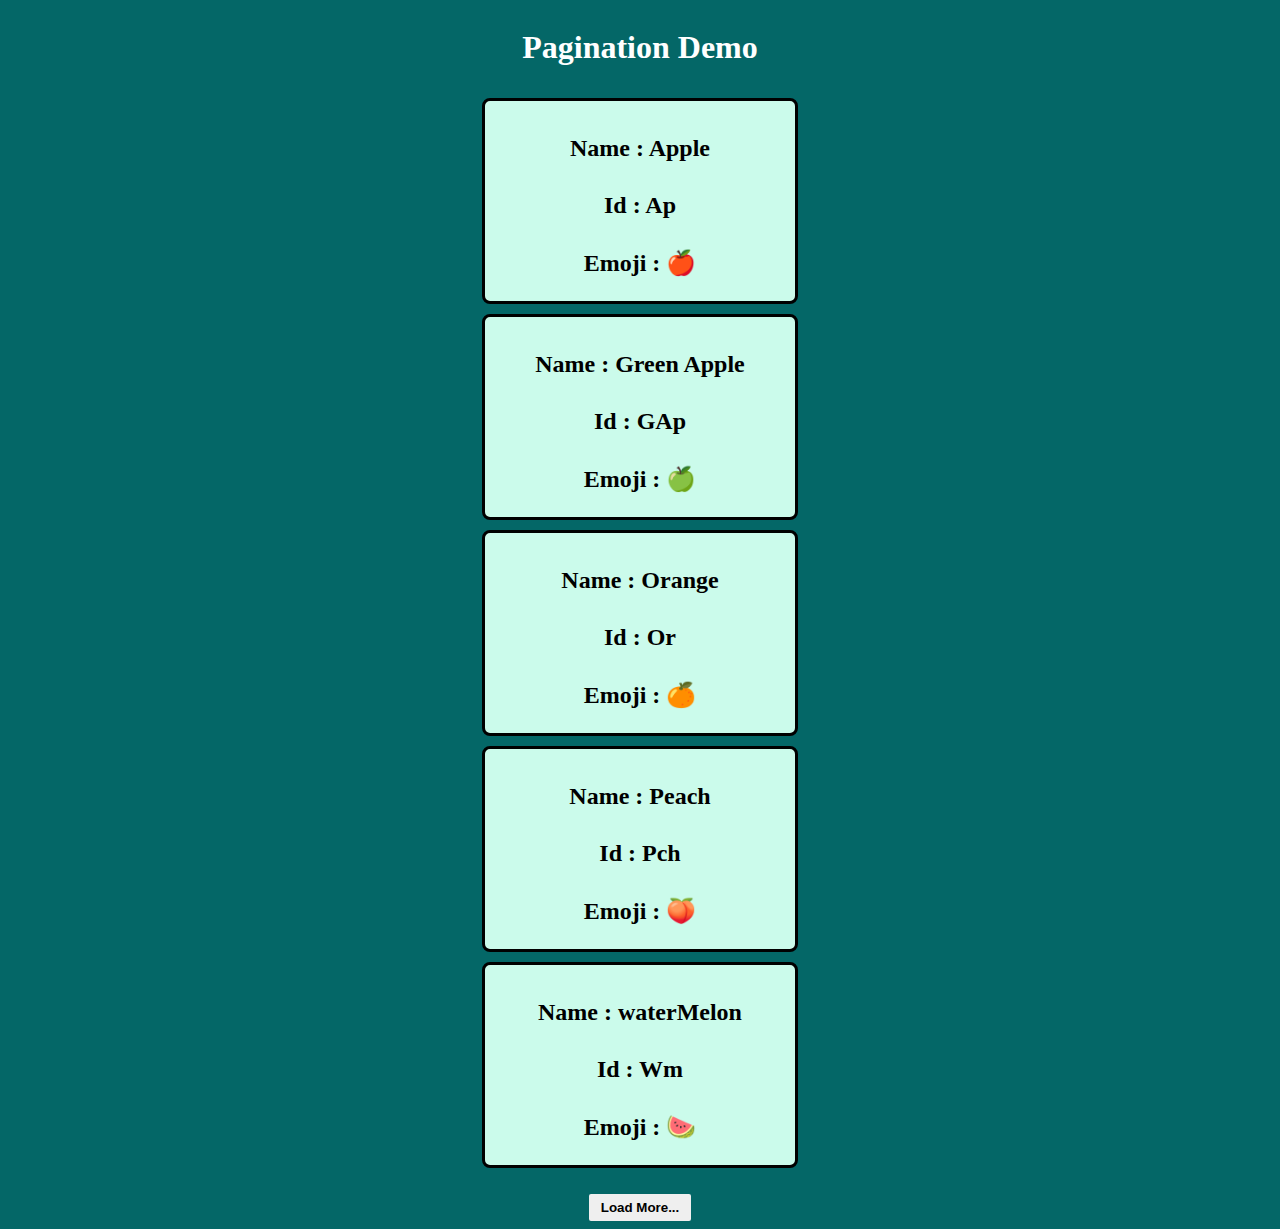
<file: Pagination-I/index.html>
<!DOCTYPE html>
<html lang="en">
  <head>
    <meta charset="UTF-8" />
    <meta name="viewport" content="width=device-width, initial-scale=1.0" />
    <title>Pagination Demo</title>

    <link rel="stylesheet" href="index.css" />

    <script defer src="index.js"></script>
  </head>
  <body>
    <h1>Pagination Demo</h1>
    <ul class="container">
      <!-- <li>
        <h2>Name : xyz</h2>
        <h3>Id : 123</h3>
        <h4>Emoji : emoji</h4>
      </li>
        -->
    </ul>
    <button class="btn">Load More...</button>
  </body>
</html>
</file>
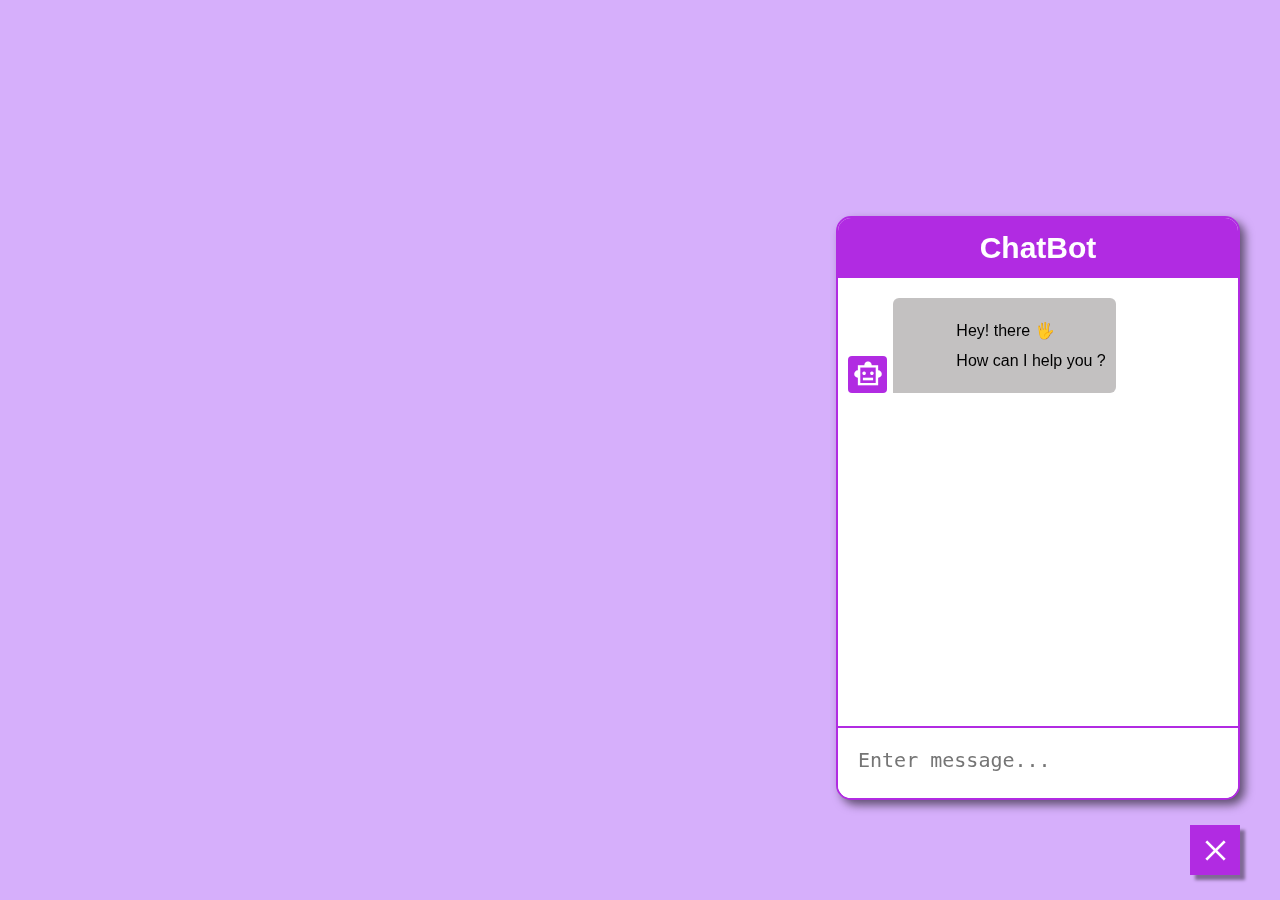
<file: Chatbot/ChatBot.html>
<!DOCTYPE html>
<html>
  <head>
    <title>ChatBot_Clone 🤖</title>
    <link
      rel="stylesheet"
      href="https://fonts.googleapis.com/css2?family=Material+Symbols+Sharp:opsz,wght,FILL,GRAD@20..48,100..700,0..1,-50..200"
    />

    <link rel="stylesheet" href="ChatBot.css" />
    <script src="Chatbot.js" defer></script>
  </head>
  <body class="show-chatbot">
    <div class="button--close-open">
      <span class="btn material-symbols-sharp">chat</span>
      <span class="btn material-symbols-sharp">close</span>
    </div>

    <div class="chatbot">
      <header class="chatbot--header">
        <div class="header--title">ChatBot</div>
        <button class="header--close-button">X</button>
      </header>

      <div class="chatbox">
        <div class="chat incomming--msg">
          <div class="robo--icon material-symbols-sharp">smart_toy</div>
          <p class="robo--msg">
            Hey! there 🖐️<br />
            How can I help you ?
          </p>
        </div>
        <!-- <div class="chat  outgoing--msg">
                    <p class="user--msg"> nfjerlkmk;kcsknvknrogivklmklmv</p>
                </div> -->
      </div>
      <div class="chatbox--text-typing">
        <textarea
          class="typing--msg"
          placeholder="Enter message..."
          required
        ></textarea>
        <span class="send--icon material-symbols-sharp">send</span>
      </div>
    </div>
  </body>
</html>
</file>
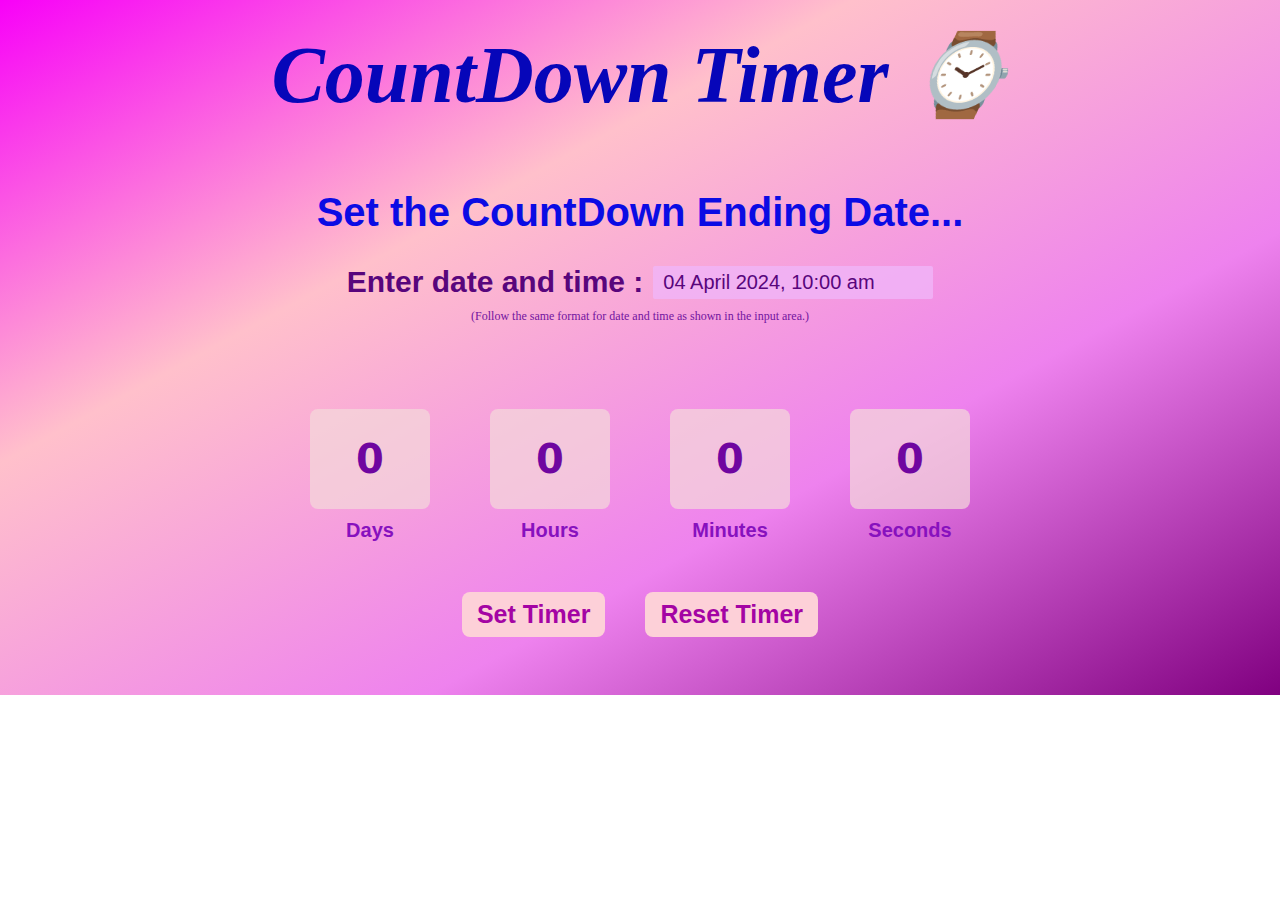
<file: CountDown Timer/timer.html>
<!DOCTYPE html>
<html lang="en">
  <head>
    <meta charset="UTF-8" />
    <meta name="viewport" content="width=device-width, initial-scale=1.0" />
    <title>CountDown Timer App.</title>

    <link rel="stylesheet" href="timer.css" />

    <script defer src="timer.js"></script>
  </head>
  <body>
    <header>
      <h1>CountDown Timer ⌚</h1>
    </header>
    <section>
      <h2>Set the CountDown Ending Date...</h2>
      <div class="dateTimeBox">
        <span>Enter date and time : </span>
        <input type="text" placeholder="04 April 2024, 10:00 am" id="setDate" />
      </div>
      <p>
        (Follow the same format for date and time as shown in the input area.)
      </p>
    </section>
    <main>
      <div class="countDownContainer">
        <div class="countBox">
          <div class="count count-1">0</div>
          <p>Days</p>
        </div>
        <div class="countBox">
          <div class="count count-2">0</div>
          <p>Hours</p>
        </div>
        <div class="countBox">
          <div class="count count-3">0</div>
          <p>Minutes</p>
        </div>
        <div class="countBox">
          <div class="count count-4">0</div>
          <p>Seconds</p>
        </div>
      </div>
      <div class="btn-box">
        <button class="btn" id="setTimer">Set Timer</button>
        <button class="btn" id="resetTimer">Reset Timer</button>
      </div>
    </main>
  </body>
</html>
</file>
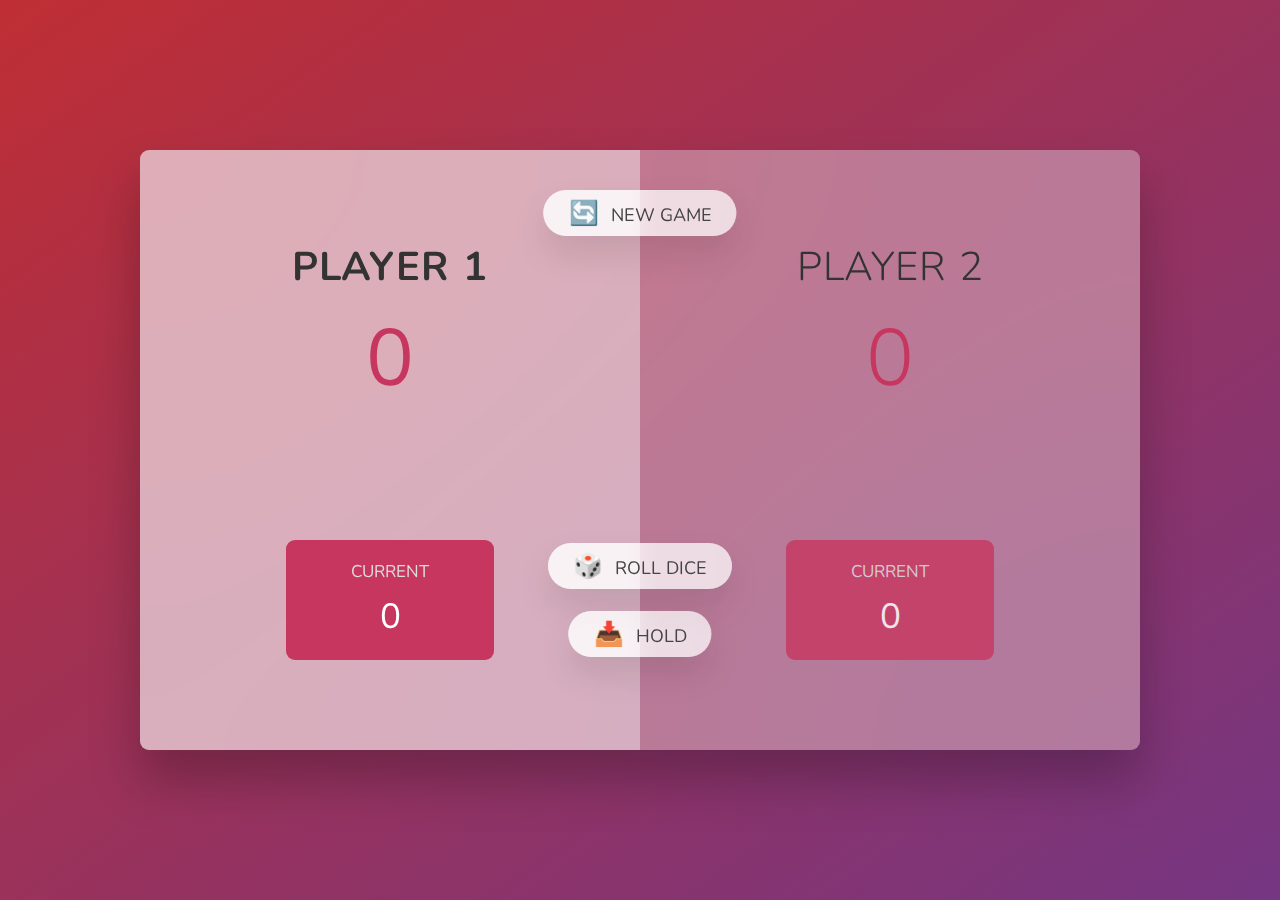
<file: Dice Roll Game/dice roll.html>
<!DOCTYPE html>
<html lang="en">
  <head>
    <meta charset="UTF-8" />
    <meta name="viewport" content="width=device-width, initial-scale=1.0" />
    <meta http-equiv="X-UA-Compatible" content="ie=edge" />
    <link rel="stylesheet" href="dice roll.css" />

    <script defer src="dice roll.js"></script>
    <title>Pig Game</title>
  </head>
  <body>
    <main>
      <section class="player player--0 player--active">
        <h2 class="name" id="name--0">Player 1</h2>
        <p class="score" id="score--0">43</p>
        <div class="current">
          <p class="current-label">Current</p>
          <p class="current-score" id="current--0">0</p>
        </div>
      </section>
      <section class="player player--1">
        <h2 class="name" id="name--1">Player 2</h2>
        <p class="score" id="score--1">24</p>
        <div class="current">
          <p class="current-label">Current</p>
          <p class="current-score" id="current--1">0</p>
        </div>
      </section>

      <img src="dice-5.png" alt="Playing dice" class="dice" />
      <button class="btn btn--new">🔄 New game</button>
      <button class="btn btn--roll">🎲 Roll dice</button>
      <button class="btn btn--hold">📥 Hold</button>
    </main>
  </body>
</html>
</file>
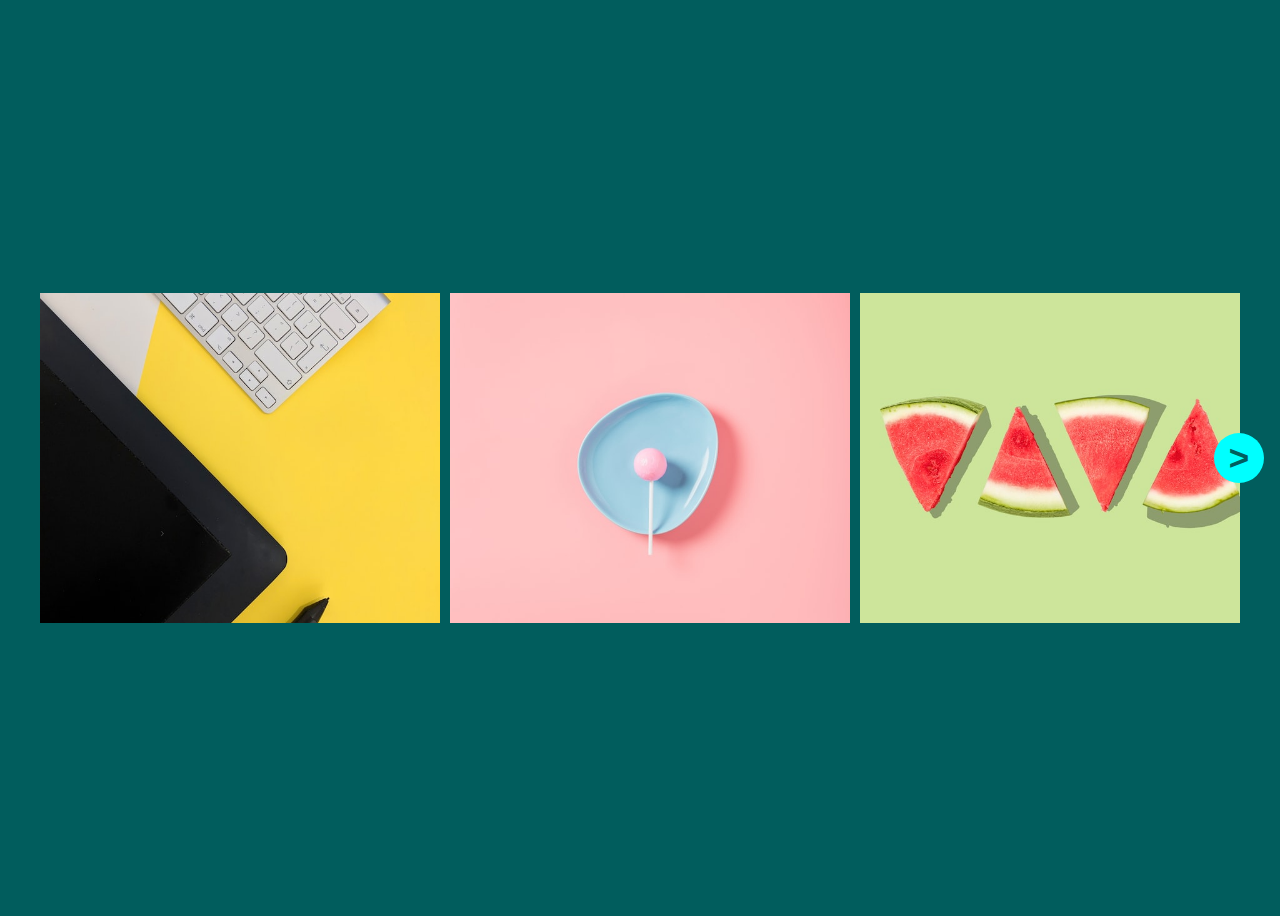
<file: Draggable image slider/Draggable image slider.html>
<!DOCTYPE html>
<html lang="en">
  <head>
    <meta charset="UTF-8" />
    <meta name="viewport" content="width=device-width, initial-scale=1.0" />
    <title>Draggable image slider_Clone</title>

    <link rel="stylesheet" href="Draggable image slider.css" />
    <script defer src="Draggable image slider.js"></script>
  </head>
  <body>
    <div class="container">
      <button class="slide-btn" id="prev-btn"><</button>
      <div class="images-box">
        <img class="image" src="images/img-1.jpg" alt="img" draggable="false" />
        <img class="image" src="images/img-2.jpg" alt="img" draggable="false" />
        <img class="image" src="images/img-3.jpg" alt="img" draggable="false" />
        <img class="image" src="images/img-4.jpg" alt="img" draggable="false" />
        <img class="image" src="images/img-5.jpg" alt="img" draggable="false" />
        <img class="image" src="images/img-6.jpg" alt="img" draggable="false" />
        <img class="image" src="images/img-7.jpg" alt="img" draggable="false" />
        <img class="image" src="images/img-8.jpg" alt="img" draggable="false" />
        <img class="image" src="images/img-9.jpg" alt="img" draggable="false" />
      </div>
      <button class="slide-btn" id="next-btn">></button>
    </div>
  </body>
</html>
</file>
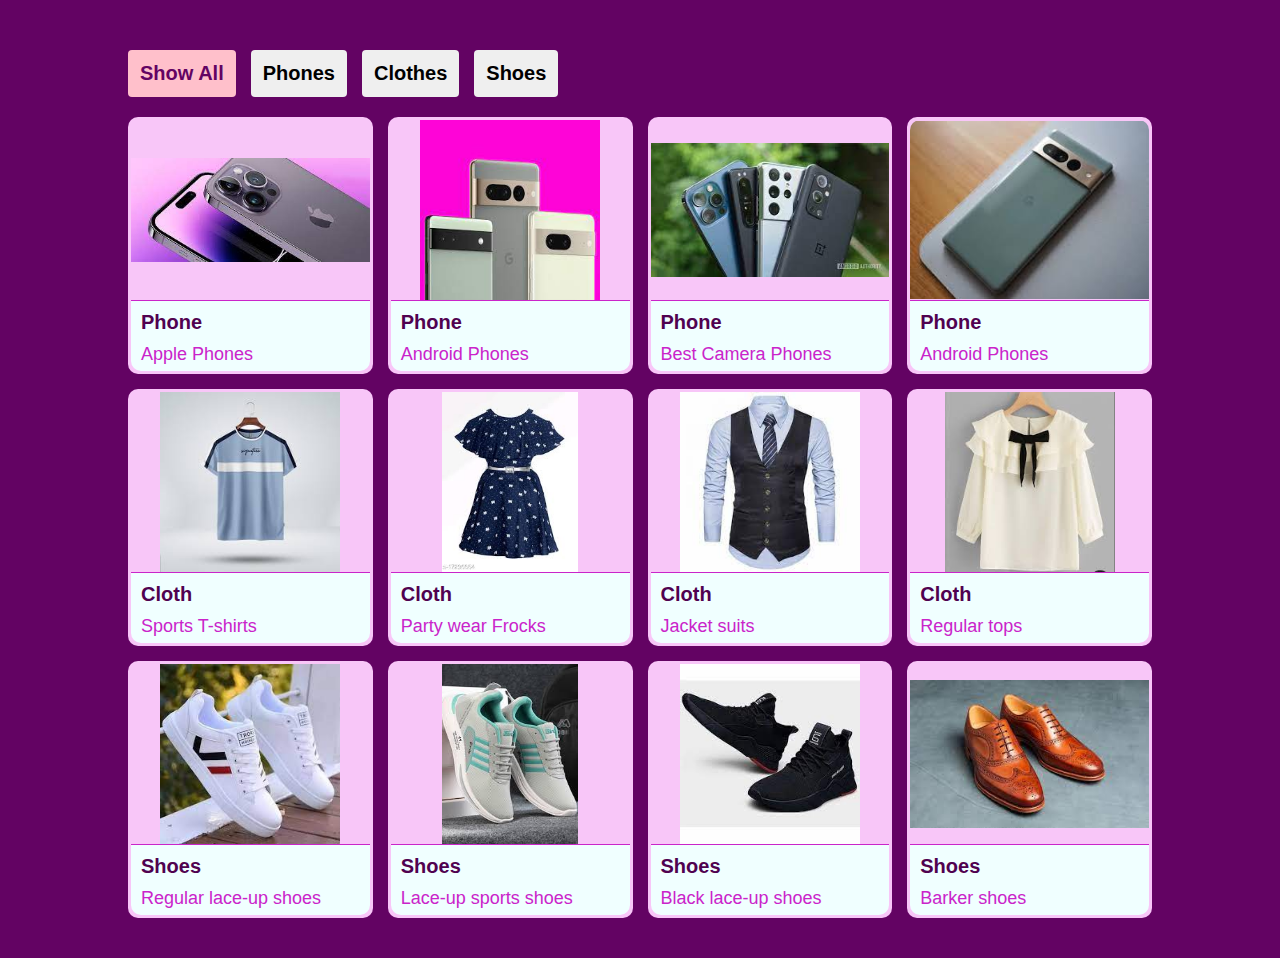
<file: Filterable Image Gallery/Filterable Image Gallery.html>
<!DOCTYPE html>
<html lang="en">
  <head>
    <meta charset="UTF-8" />
    <meta name="viewport" content="width=device-width, initial-scale=1.0" />
    <title>Filterable Image Galley_Clone</title>

    <link rel="stylesheet" href="Filterable Image Gallery.css" />

    <script defer src="Filterable Image Gallery.js"></script>
  </head>
  <body>
    <!--Filter-buttons-->
    <div class="filter-btn">
      <button class="btn active" data-name="all">Show All</button>
      <button class="btn" data-name="phones">Phones</button>
      <button class="btn" data-name="clothes">Clothes</button>
      <button class="btn" data-name="shoes">Shoes</button>
    </div>

    <!--coloumn--1-->
    <div class="image-info-container">
      <div class="image-info-box" data-name="phones">
        <div class="image-box">
          <img src="Images/phone1.jpg" class="image img-p-1" />
        </div>
        <div class="info-box">
          <p class="brand">Phone</p>
          <p class="brand-info">Apple Phones</p>
        </div>
      </div>

      <div class="image-info-box" data-name="phones">
        <div class="image-box">
          <img src="Images/phone2.jpg" class="image img-p-2" />
        </div>
        <div class="info-box">
          <p class="brand">Phone</p>
          <p class="brand-info">Android Phones</p>
        </div>
      </div>

      <div class="image-info-box" data-name="phones">
        <div class="image-box">
          <img src="Images/phone3.jpg" class="image img-p-3" />
        </div>
        <div class="info-box">
          <p class="brand">Phone</p>
          <p class="brand-info">Best Camera Phones</p>
        </div>
      </div>

      <div class="image-info-box" data-name="phones">
        <div class="image-box">
          <img src="Images/phone4.jpg" class="image img-p-4" />
        </div>
        <div class="info-box">
          <p class="brand">Phone</p>
          <p class="brand-info">Android Phones</p>
        </div>
      </div>

      <!--coloumn--2-->

      <div class="image-info-box" data-name="clothes">
        <div class="image-box">
          <img src="Images/cloth1.jpg" class="image img-c-1" />
        </div>
        <div class="info-box">
          <p class="brand">Cloth</p>
          <p class="brand-info">Sports T-shirts</p>
        </div>
      </div>

      <div class="image-info-box" data-name="clothes">
        <div class="image-box">
          <img src="Images/cloth2.jpg" class="image img-c-2" />
        </div>
        <div class="info-box">
          <p class="brand">Cloth</p>
          <p class="brand-info">Party wear Frocks</p>
        </div>
      </div>

      <div class="image-info-box" data-name="clothes">
        <div class="image-box">
          <img src="Images/cloth3.jpg" class="image img-c-3" />
        </div>
        <div class="info-box">
          <p class="brand">Cloth</p>
          <p class="brand-info">Jacket suits</p>
        </div>
      </div>

      <div class="image-info-box" data-name="clothes">
        <div class="image-box">
          <img src="Images/cloth4.jpg" class="image img-c-4" />
        </div>
        <div class="info-box">
          <p class="brand">Cloth</p>
          <p class="brand-info">Regular tops</p>
        </div>
      </div>

      <!--coloumn--3-->

      <div class="image-info-box" data-name="shoes">
        <div class="image-box">
          <img src="Images/shoes1.jpg" class="image img-s-1" />
        </div>
        <div class="info-box">
          <p class="brand">Shoes</p>
          <p class="brand-info">Regular lace-up shoes</p>
        </div>
      </div>

      <div class="image-info-box" data-name="shoes">
        <div class="image-box">
          <img src="Images/shoes2.jpg" class="image img-s-2" />
        </div>
        <div class="info-box">
          <p class="brand">Shoes</p>
          <p class="brand-info">Lace-up sports shoes</p>
        </div>
      </div>

      <div class="image-info-box" data-name="shoes">
        <div class="image-box">
          <img src="Images/shoes3.jpg" class="image img-s-3" />
        </div>
        <div class="info-box">
          <p class="brand">Shoes</p>
          <p class="brand-info">Black lace-up shoes</p>
        </div>
      </div>

      <div class="image-info-box" data-name="shoes">
        <div class="image-box">
          <img src="Images/shoes4.jpg" class="image img-s-4" />
        </div>
        <div class="info-box">
          <p class="brand">Shoes</p>
          <p class="brand-info">Barker shoes</p>
        </div>
      </div>
    </div>
  </body>
</html>
</file>
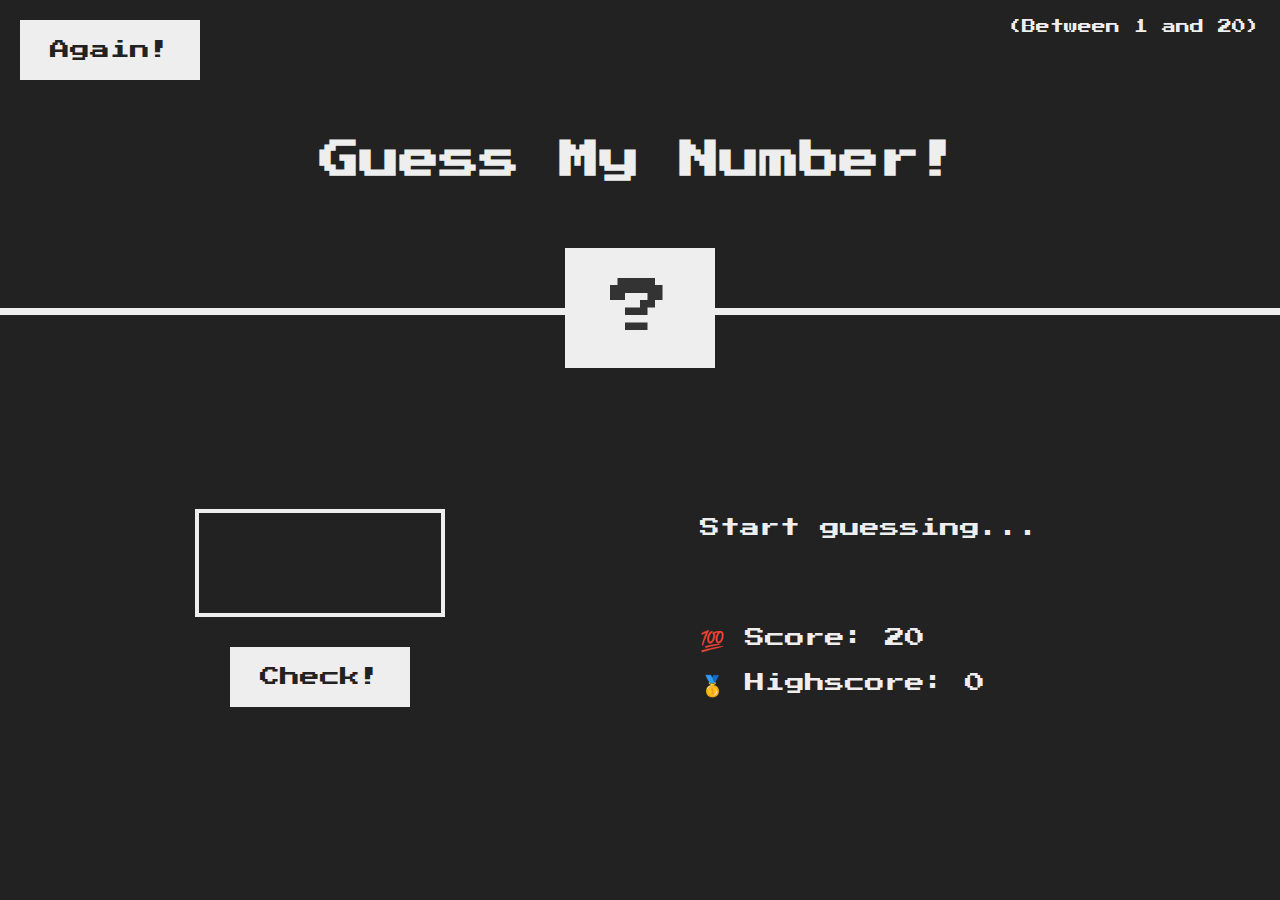
<file: Guess my number game/guess my.html>
<!DOCTYPE html>
<html lang="en">
  <head>
    <meta charset="UTF-8" />
    <meta name="viewport" content="width=device-width, initial-scale=1.0" />
    <meta http-equiv="X-UA-Compatible" content="ie=edge" />
    <link rel="stylesheet" href="guess my.css" />
    <script defer src="guess my.js"></script>

    <title>Guess My Number!</title>
  </head>
  <body>
    <header>
      <h1>Guess My Number!</h1>
      <p class="between">(Between 1 and 20)</p>
      <button class="btn again">Again!</button>
      <div class="number">?</div>
    </header>
    <main>
      <section class="left">
        <input type="number" class="guess" />
        <button class="btn check">Check!</button>
      </section>
      <section class="right">
        <p class="message">Start guessing...</p>
        <p class="label-score">💯 Score: <span class="score">20</span></p>
        <p class="label-highscore">
          🥇 Highscore: <span class="highscore">0</span>
        </p>
      </section>
    </main>
  </body>
</html>
</file>
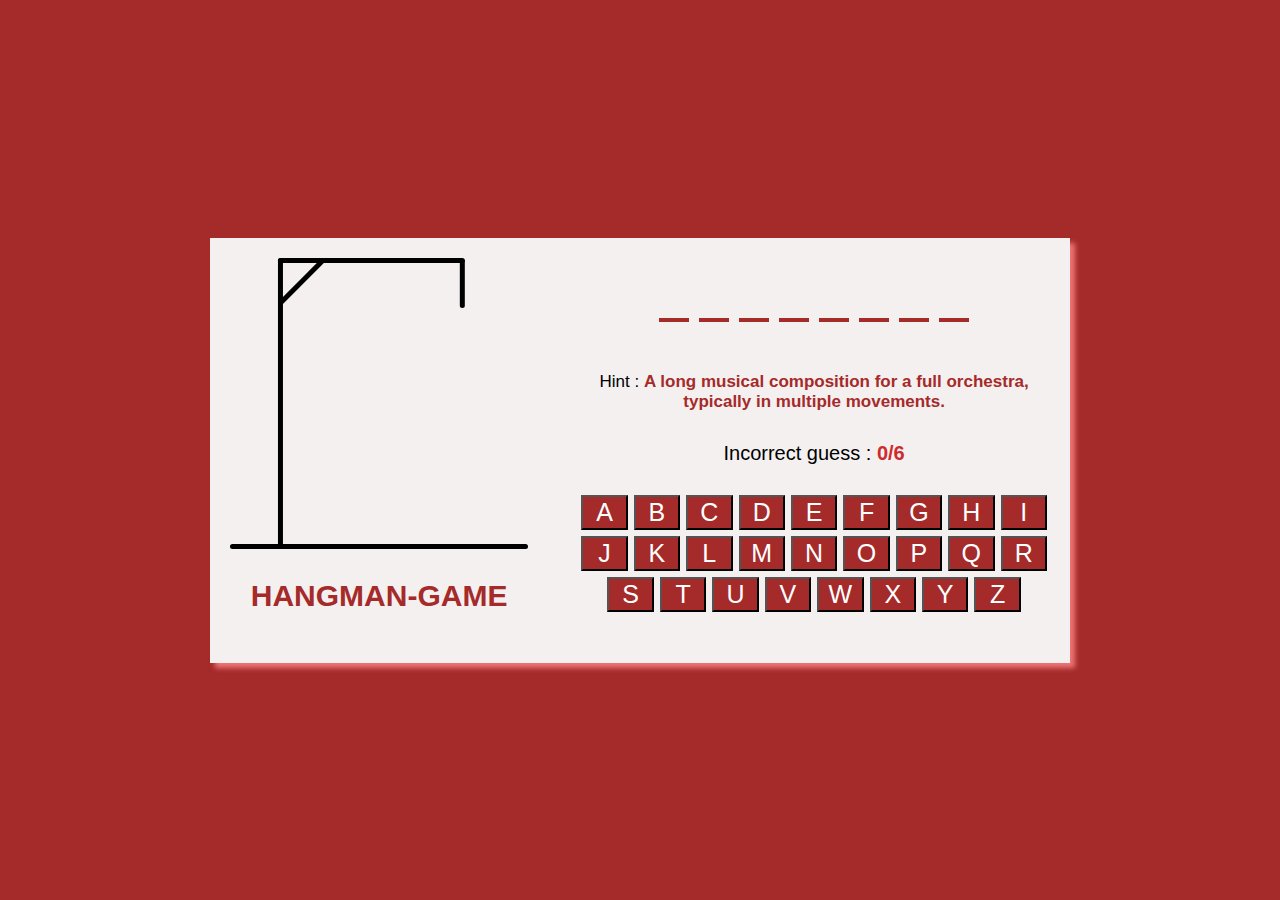
<file: Hangman Game/Hangman.html>
<!DOCTYPE html>
<html lang="en">
  <head>
    <meta charset="UTF-8" />
    <meta name="viewport" content="width=device-width, initial-scale=1.0" />
    <title>Hangman Game_Clone</title>

    <link rel="stylesheet" href="Hangman.css" />

    <script src="Hangman script/Word.js" defer></script>
    <script src="Hangman script/Hangman.js" defer></script>
  </head>
  <body>
    <div class="game-over-overlay">
      <div class="game-over-content">
        <img src="images/lost.gif" class="game-over-gif lost-gif" />
        <p class="game-over">Game Over !</p>
        <p class="correct-word">The correct word was : <b>rainbow</b></p>
        <button class="play-again">Play Again</button>
      </div>
    </div>
    <div class="game-box">
      <div class="game-icon-box">
        <img class="game-icon-pic" src="images/hangman-0.svg" />
        <p class="game-name">HANGMAN-GAME</p>
      </div>
      <div class="game-content-box">
        <div class="game-content guess-item-box">
          <!-- <div class="guessed-letters guessed">e</div> -->
        </div>
        <div class="game-content hint-item-box">
          <p class="hint">
            Hint :
            <b></b>
          </p>
          <p class="incorrect">Incorrect guess : <b>0/6</b></p>
        </div>
        <div class="game-content keyboard-box">
          <!-- <button class="alpha">a</button> -->
        </div>
      </div>
    </div>
  </body>
</html>
</file>
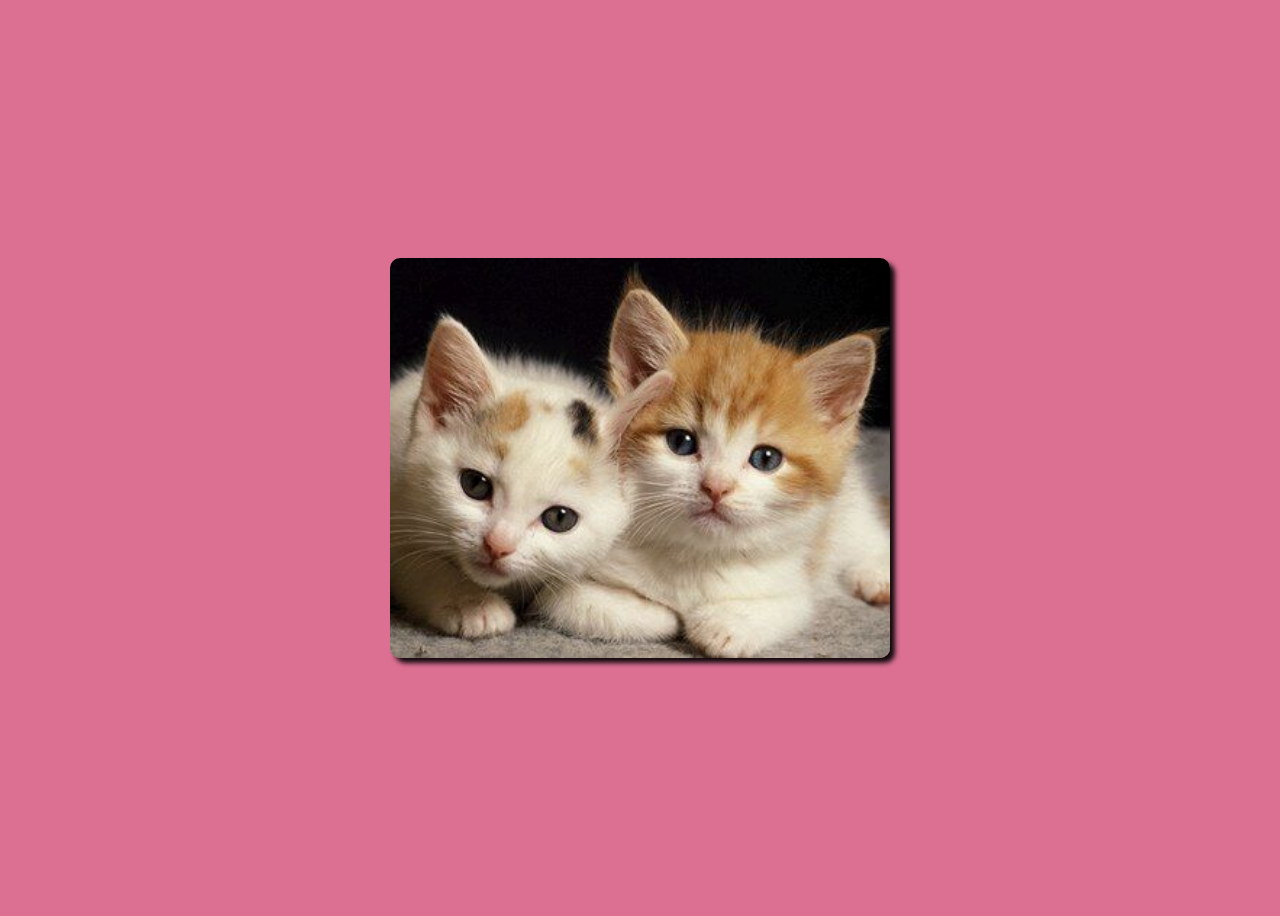
<file: Heart Animation/Heart Animation.html>
<!DOCTYPE html>
<html lang="en">
  <head>
    <meta charset="UTF-8" />
    <meta name="viewport" content="width=device-width, initial-scale=1.0" />
    <title>Double Click Heart Animation_Clone</title>

    <link rel="stylesheet" href="Heart Animation.css" />
    <link
      rel="stylesheet"
      href="https://cdnjs.cloudflare.com/ajax/libs/font-awesome/6.4.2/css/all.min.css"
    />
    <script src="Heart Animation.js" defer></script>
  </head>
  <body>
    <div class="container">
      <i class="fa-solid fa-heart heart"></i>
    </div>
  </body>
</html>
</file>
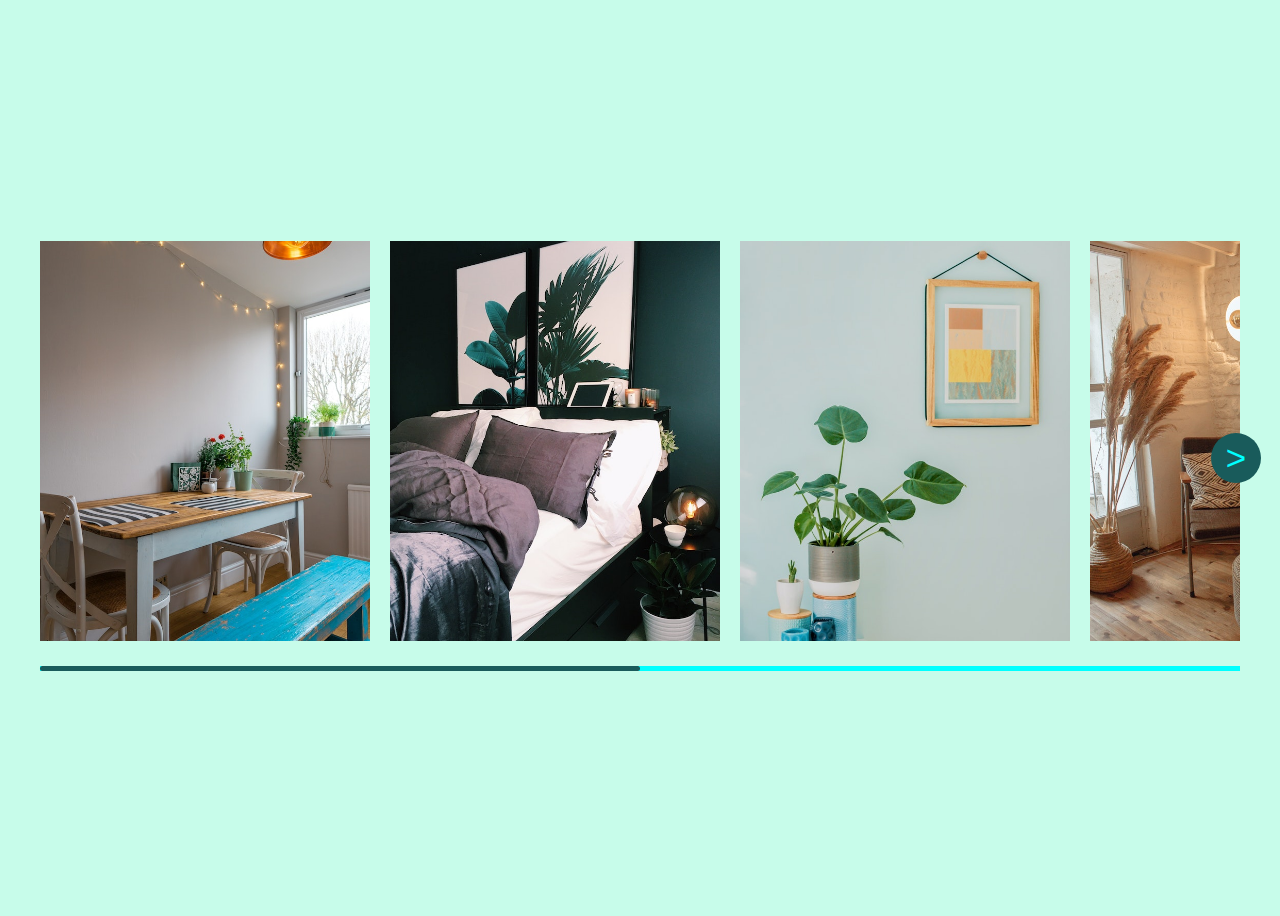
<file: Responsive slider/Responsive slider.html>
<!DOCTYPE html>
<html lang="en">
  <head>
    <meta charset="UTF-8" />
    <meta name="viewport" content="width=device-width, initial-scale=1.0" />
    <title>Responsive Slider_Clone</title>

    <link rel="stylesheet" href="Responsive slider.css" />

    <script defer src="Responsive slider.js"></script>
  </head>
  <body>
    <div class="container">
      <div class="wrap-slidder">
        <button class="slide-btn" id="prev-btn"><</button>
        <div class="images-box">
          <img src="images/img-1.jpg" class="image" />
          <img src="images/img-2.jpg" class="image" />
          <img src="images/img-3.jpg" class="image" />
          <img src="images/img-4.jpg" class="image" />
          <img src="images/img-5.jpg" class="image" />
          <img src="images/img-6.jpg" class="image" />
          <img src="images/img-7.jpg" class="image" />
          <img src="images/img-8.jpg" class="image" />
          <img src="images/img-9.jpg" class="image" />
          <img src="images/img-10.jpg" class="image" />
        </div>
        <button class="slide-btn" id="next-btn">></button>
      </div>
      <div class="scrollbar-track-box">
        <div class="scrollbar-track">
          <div class="scrollbar"></div>
        </div>
      </div>
    </div>
  </body>
</html>
</file>
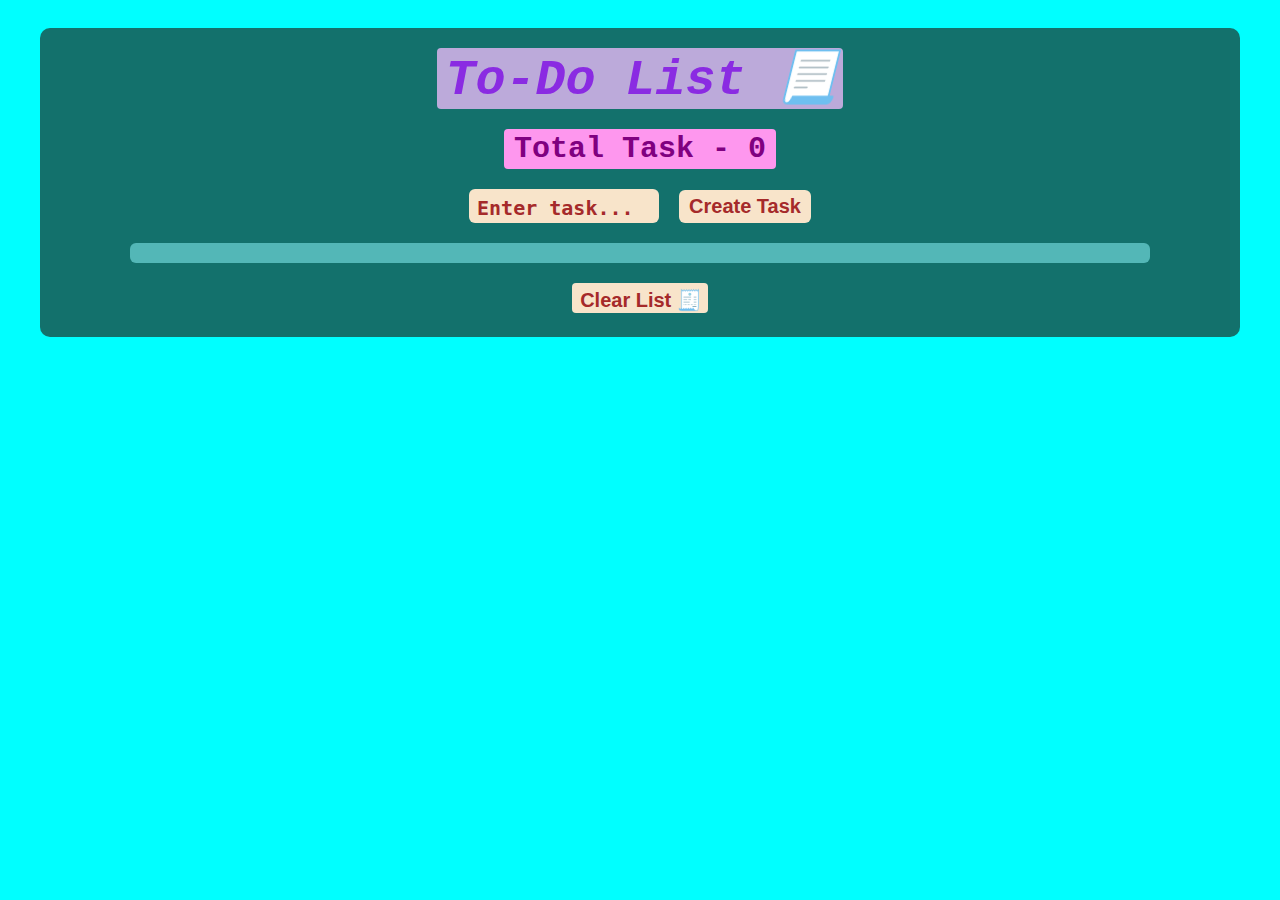
<file: Todo List/Todo List.html>
<!DOCTYPE html>
<html lang="en">
  <head>
    <meta charset="UTF-8" />
    <meta name="viewport" content="width=device-width, initial-scale=1.0" />
    <title>Todo List 📃</title>

    <link rel="stylesheet" href="Todo List.css" />
    <script defer src="Todo List.js"></script>
  </head>
  <body>
    <div class="container">
      <div class="title">To-Do List 📃</div>
      <div class="total--task">Total Task - 0</div>
      <div class="text-btn-box">
        <textarea
          required
          placeholder="Enter task..."
          class="enter-task"
        ></textarea>
        <button class="create-task-btn">Create Task</button>
      </div>
      <div class="task-box">
        <!-- <div class="tasks hidden taskk" data-id="1234567890">
          <div class="pin-task taskk">🗓️ 6 Nov, 2:20:39 PM : 📌 Coding</div>
          <div class="task--btns taskk">
            <div class="first-btnp taskk">
              <button class="btns pending--btn taskk" id="pending-btn">
                Pending ❎
              </button>
            </div>
            <div class="first-btnd first-btn-hidden taskk">
              <button class="btns done--btn finish-task taskk">Done ☑️</button>
            </div>
            <button class="btns edit--btn taskk">Edit 🖋️</button>
            <button class="btns delete--btn taskk">Remove task 🗑️</button>
          </div>
        </div>-->
      </div>
      <button class="btns clear--btn">Clear List 🧾</button>
    </div>
  </body>
</html>
</file>
<file: Pagination-I/index.css>
body {
  display: flex;
  align-items: center;
  justify-content: center;
  flex-direction: column;
  box-sizing: border-box;
  background-color: rgb(4, 103, 103);
}

h1 {
  color: white;
}

ul {
  margin-top: 0;
  display: flex;
  flex-direction: column;
  align-items: center;
  justify-content: center;
  gap: 10px;
  padding: 10px;
}

li {
  display: flex;
  align-items: center;
  justify-content: center;
  flex-direction: column;
  list-style: none;
  border: 3px, solid, black;
  border-radius: 8px;
  padding-left: 25px;
  padding-right: 25px;
  height: 200px;
  width: 260px;
  background-color: rgb(203, 251, 235);
}

li h2 {
  margin-top: 10;
  margin-bottom: 10px;
}

.btn {
  padding-left: 12px;
  padding-right: 12px;
  padding-top: 6px;
  padding-bottom: 6px;
  border: none;
  border-radius: 2px;
  font-weight: 700;
  cursor: pointer;
}

.hidden {
  display: none;
}
</file>
<file: Chatbot/ChatBot.css>
@import url("https://fonts.googleapis.com/css2?family=Montserrat:wght@400;700&family=Poppins:wght@400;500;600&family=Roboto:wght@400;500;700&display=swap");

body {
  background-color: rgb(214, 175, 251);
  font-family: "Poppin", sans-serif;
}
.chatbot {
  position: fixed;
  bottom: 100px;
  right: 40px;
  width: 400px;
  transform: scale(0.5);
  pointer-events: none;
  opacity: 0;
  background-color: white;
  border-radius: 15px;
  border-width: 2px;
  border-style: solid;
  border-color: rgb(177, 43, 226);
  box-shadow: 5px 5px 10px rgba(0, 0, 0, 0.55);
  overflow: hidden;
  transition: all 0.1s ease;
}
.show-chatbot .chatbot {
  transform: scale(1);
  pointer-events: auto;
  opacity: 1;
}
.chatbot--header {
  display: flex;
  width: 100%;
  height: 60px;
  background-color: rgb(177, 43, 226);
}
.header--title {
  flex: 1;
  display: flex;
  align-items: center;
  justify-content: center;
  color: white;
  font-size: 30px;
  font-weight: 600;
}
.header--close-button {
  position: absolute;
  top: 13px;
  right: 20px;
  font-size: 25px;
  font-weight: 700;
  color: white;
  background-color: rgb(177, 43, 226);
  border: none;
  cursor: pointer;
  visibility: hidden;
}
.chatbot :where(.chatbox, textarea)::-webkit-scrollbar {
  width: 6px;
}
.chatbot :where(.chatbox, textarea)::-webkit-scrollbar-track {
  background: #fff;
  border-radius: 25px;
}
.chatbot :where(.chatbox, textarea)::-webkit-scrollbar-thumb {
  background: #ccc;
  border-radius: 25px;
}
.chatbox {
  display: flex;
  flex: 1;
  flex-direction: column;
  padding: 10px 10px 100px;
  overflow-y: auto;
  height: 410px;
}
.chat {
  display: flex;
  flex-direction: row;
  margin-bottom: 10px;
  margin-top: 10px;
}
.chat p {
  white-space: pre-wrap;
  max-width: 70%;
}
.robo--icon {
  align-self: flex-end;
  text-align: center;
  padding: 3px 3px 1px 3px;
  width: 33px;
  height: 33px;
  border-radius: 4px;
  font-size: 30px;
  margin-right: 6px;
  background-color: rgb(177, 43, 226);
  color: white;
}
.incomming--msg p {
  background-color: rgb(195, 193, 193);
  padding: 10px 10px;
  line-height: 15px;
  /* width: 250px; */
  margin-bottom: 0;
  margin-top: 0;
  border-radius: 6px 6px 6px 0;
}
.incomming--msg p.error {
  color: brown;
  background-color: rgb(249, 249, 188);
}
.outgoing--msg {
  justify-content: flex-end;
}
.outgoing--msg p {
  background-color: rgb(177, 43, 226);
  color: white;
  padding: 10px 12px;
  line-height: 25px;
  /* width: 250px; */
  margin: 0;
  border-radius: 6px 6px 0 6px;
}
.chatbox--text-typing {
  display: flex;
  /* gap: 5px; */
  align-items: center;
  position: absolute;
  bottom: 0;
  left: 0;
  right: 0;
  background-color: #fff;
  border-top-width: 2px;
  border-top-style: solid;
  border-top-color: rgb(177, 43, 226);
  width: 100%;
  /* height: 60px; */
  padding-left: 10px;
  padding-top: 10px;
}
.typing--msg {
  flex: 1;
  height: 100%;
  font-size: 20px;
  color: black;
  border: none;
  outline: none;
  resize: none;
  max-height: 180px;
  padding-left: 10px;
  padding-top: 10px;
}
.send--icon {
  width: 50px;
  font-size: 30px;
  color: rgb(177, 43, 226);
  margin-right: 10px;
  cursor: pointer;
  visibility: hidden;
}
.typing--msg:valid ~ span {
  visibility: visible;
}
.button--close-open {
  position: fixed;
  bottom: 25px;
  right: 40px;
  display: flex;
  align-items: center;
  justify-content: center;
  background-color: rgb(177, 43, 226);
  border: none;
  outline: none;
  color: white;
  height: 50px;
  width: 50px;
  cursor: pointer;
  box-shadow: 5px 5px 3px rgba(0, 0, 0, 0.4);
  /* transition: 0.15s; */
  transition: all 0.2s ease;
}
.button--close-open:active {
  margin-bottom: 3px;
  margin-right: 3px;
  box-shadow: none;
}
.btn {
  position: absolute;
  font-size: 35px;
}
.show-chatbot .btn:first-child,
.btn:last-child {
  opacity: 0;
}
.show-chatbot .btn:last-child {
  opacity: 1;
}
@media (max-width: 500px) {
  .button--close-open {
    right: 40px;
    bottom: 25px;
  }
  .chatbot {
    width: 100%;
    height: 100%;
    border-radius: 0;
    right: 0;
    bottom: 0;
  }
  .chatbot .chatbox {
    height: 70%;
    padding: 25px 15px 100px;
  }
  .header--close-button {
    visibility: visible;
  }
}
</file>
<file: CountDown Timer/timer.css>
* {
  margin: 0;
  padding: 0;
}

body {
  background-image: linear-gradient(
    to bottom right,
    rgb(248, 1, 248),
    pink,
    violet,
    purple
  );
  background-repeat: no-repeat;
}

header {
  display: flex;
  align-items: center;
  justify-content: center;
  height: 150px;
  width: 100%;
  margin: 0;
}

h1 {
  font-family: Cambria, Cochin, Georgia, Times, "Times New Roman", serif;
  color: rgb(6, 6, 185);
  font-style: oblique;
  font-size: 80px;
}

section {
  height: 140px;
  width: inherit;
  display: flex;
  flex-direction: column;
  align-items: center;

  padding: 20px;
}

section h2 {
  font-family: Arial, Helvetica, sans-serif;
  font-size: 40px;
  padding: 20px;
  color: rgb(11, 11, 228);
}

.dateTimeBox {
  margin: 10px;
  display: flex;
  align-items: center;
  justify-content: center;
}

.dateTimeBox span {
  font-family: Arial, Helvetica, sans-serif;
  font-size: 30px;
  font-weight: 700;
  color: rgb(88, 5, 124);
  margin-right: 10px;
}

.dateTimeBox input {
  font-family: Arial, Helvetica, sans-serif;
  font-size: 20px;
  color: rgb(88, 5, 124);
  border: none;
  border-radius: 2px;
  padding: 5px;
  padding-left: 10px;
  background-color: rgba(239, 182, 248, 0.781);
}

.dateTimeBox input::placeholder {
  color: rgb(88, 5, 124);
}

section p {
  font-family: cursive;
  font-size: 12px;
  color: rgb(115, 20, 159);
}

main {
  height: 365px;
  width: inherit;
  display: flex;
  flex-direction: column;
  align-items: center;
  justify-content: center;
  gap: 10px;
}

.countDownContainer {
  display: flex;
  align-items: center;
  justify-content: center;
}

.countBox {
  display: flex;
  flex-direction: column;
  align-items: center;
  margin: 20px;
  padding: 10px;
  gap: 10px;
}

.count {
  display: flex;
  align-items: center;
  justify-content: center;
  height: 100px;
  width: 120px;
  background-color: rgba(243, 218, 218, 0.7);
  border-radius: 8px;
  font-family: system-ui, -apple-system, BlinkMacSystemFont, "Segoe UI", Roboto,
    Oxygen, Ubuntu, Cantarell, "Open Sans", "Helvetica Neue", sans-serif;
  font-weight: bold;
  font-size: 40px;
  color: rgb(111, 6, 160);
}

.countBox p {
  font-family: Arial, Helvetica, sans-serif;
  font-size: 20px;
  font-weight: 900;
  color: rgb(135, 17, 190);
}

.btn-box {
  display: flex;
  align-items: center;
  justify-content: center;
  padding: 10px;
  gap: 40px;
}

.btn {
  background-color: rgb(253, 208, 216);
  border: none;
  padding-top: 8px;
  padding-bottom: 8px;
  padding-left: 15px;
  padding-right: 15px;
  border-radius: 8px;
  font-family: Arial, Helvetica, sans-serif;
  font-weight: 700;
  color: rgb(164, 4, 164);
  font-size: 25px;
  cursor: pointer;
}
</file>
<file: Dice Roll Game/dice roll.css>
@import url("https://fonts.googleapis.com/css2?family=Nunito&display=swap");

* {
  margin: 0;
  padding: 0;
  box-sizing: inherit;
}

html {
  font-size: 62.5%;
  box-sizing: border-box;
}

body {
  font-family: "Nunito", sans-serif;
  font-weight: 400;
  height: 100vh;
  color: #333;
  background-image: linear-gradient(to top left, #753682 0%, #bf2e34 100%);
  display: flex;
  align-items: center;
  justify-content: center;
}

/* LAYOUT */
main {
  position: relative;
  width: 100rem;
  height: 60rem;
  background-color: rgba(255, 255, 255, 0.35);
  backdrop-filter: blur(200px);
  filter: blur();
  box-shadow: 0 3rem 5rem rgba(0, 0, 0, 0.25);
  border-radius: 9px;
  overflow: hidden;
  display: flex;
}

.player {
  flex: 50%;
  padding: 9rem;
  display: flex;
  flex-direction: column;
  align-items: center;
  transition: all 0.75s;
}

/* ELEMENTS */
.name {
  position: relative;
  font-size: 4rem;
  text-transform: uppercase;
  letter-spacing: 1px;
  word-spacing: 2px;
  font-weight: 300;
  margin-bottom: 1rem;
}

.score {
  font-size: 8rem;
  font-weight: 300;
  color: #c7365f;
  margin-bottom: auto;
}

.player--active {
  background-color: rgba(255, 255, 255, 0.4);
}
.player--active .name {
  font-weight: 700;
}
.player--active .score {
  font-weight: 400;
}

.player--active .current {
  opacity: 1;
}

.current {
  background-color: #c7365f;
  opacity: 0.8;
  border-radius: 9px;
  color: #fff;
  width: 65%;
  padding: 2rem;
  text-align: center;
  transition: all 0.75s;
}

.current-label {
  text-transform: uppercase;
  margin-bottom: 1rem;
  font-size: 1.7rem;
  color: #ddd;
}

.current-score {
  font-size: 3.5rem;
}

/* ABSOLUTE POSITIONED ELEMENTS */
.btn {
  position: absolute;
  left: 50%;
  transform: translateX(-50%);
  color: #444;
  background: none;
  border: none;
  font-family: inherit;
  font-size: 1.8rem;
  text-transform: uppercase;
  cursor: pointer;
  font-weight: 400;
  transition: all 0.2s;

  background-color: white;
  background-color: rgba(255, 255, 255, 0.6);
  backdrop-filter: blur(10px);

  padding: 0.7rem 2.5rem;
  border-radius: 50rem;
  box-shadow: 0 1.75rem 3.5rem rgba(0, 0, 0, 0.1);
}

.btn::first-letter {
  font-size: 2.4rem;
  display: inline-block;
  margin-right: 0.7rem;
}

.btn--new {
  top: 4rem;
}
.btn--roll {
  top: 39.3rem;
}
.btn--hold {
  top: 46.1rem;
}

.btn:active {
  transform: translate(-50%, 3px);
  box-shadow: 0 1rem 2rem rgba(0, 0, 0, 0.15);
}

.btn:focus {
  outline: none;
}

.dice {
  position: absolute;
  left: 50%;
  top: 16.5rem;
  transform: translateX(-50%);
  height: 10rem;
  box-shadow: 0 2rem 5rem rgba(0, 0, 0, 0.2);
}

.player--winner {
  background-color: #2f2f2f;
}

.player--winner .name {
  font-weight: 700;
  color: #c7365f;
}

.hidden {
  display: none;
}
</file>
<file: Draggable image slider/Draggable image slider.css>
body {
  display: flex;
  align-items: center;
  justify-content: center;
  background-color: rgb(1, 93, 93);
  min-height: 100vh;
}

.container {
  max-width: 1200px;
  position: relative;
}

.slide-btn {
  background-color: aqua;
  color: rgb(1, 93, 93);
  position: absolute;
  top: 50%;
  transform: translateY(-50%);
  padding: 4px;
  border: none;
  height: 50px;
  width: 50px;
  border-radius: 25px;
  font-size: 35px;
  font-weight: bolder;
}

#prev-btn {
  left: -24px;
  display: none;
}

#next-btn {
  right: -24px;
}

.images-box {
  white-space: nowrap;
  overflow: hidden;
  cursor: pointer;
  font-size: 0;
  scroll-behavior: smooth;
}

.images-box.dragging {
  scroll-behavior: auto;
  cursor: grab;
}

.images-box.dragging img {
  pointer-events: none;
}

.image {
  height: 330px;
  width: calc(100% / 3);
  object-fit: cover;
  margin-left: 10px;
}

.image:first-child {
  margin-left: 0;
}

@media screen and (max-width: 900px) {
  .image {
    width: calc(100% / 2);
  }
}

@media screen and (max-width: 550px) {
  .image {
    width: 100%;
  }
}
</file>
<file: Filterable Image Gallery/Filterable Image Gallery.css>
body {
  background-color: rgb(99, 3, 99);
  min-height: 100vh;
}

.filter-btn {
  display: flex;
  align-items: center;
  margin-top: 50px;
  margin-left: 120px;
  margin-right: 120px;
  gap: 15px;
  flex-wrap: wrap;
}

.btn {
  padding: 12px;
  border: none;
  border-radius: 4px;
  font-family: sans-serif;
  font-size: 20px;
  font-weight: bold;
  cursor: pointer;
}

.show-all-btn {
  margin-left: 80px;
}

.btn:hover {
  background-color: pink;
}

button.active {
  background-color: pink;
  color: rgb(99, 3, 99);
}

.image-info-container {
  margin-top: 25px;
  display: grid;
  grid-template-columns: 1fr 1fr 1fr 1fr;
  column-gap: 15px;
  row-gap: 15px;
  margin-top: 20px;
  margin-left: 120px;
  margin-right: 120px;
}

.image-info-box {
  padding: 3px;
  border-radius: 10px;
  overflow: hidden;
  background-color: rgb(248, 198, 248);
}

.hide {
  display: none;
}

.image-box {
  height: 180px;
}

.image {
  height: 180px;
  width: 100%;
  object-fit: contain;
  border-radius: 10px 10px 0 0;
}

.info-box {
  background-color: azure;
  border-radius: 0 0 10px 10px;
  border-top-width: 1px;
  border-top-style: solid;
  border-top-color: rgb(202, 36, 202);
  height: 70px;
}

.brand {
  margin-top: 0;
  margin-bottom: 0;
  padding-left: 10px;
  padding-top: 10px;
  font-size: 20px;
  font-family: sans-serif;
  color: rgb(80, 2, 80);
  font-weight: 700;
}

.brand-info {
  margin-top: 0;
  padding-top: 10px;
  padding-left: 10px;
  font-family: sans-serif;
  font-size: 18px;
  color: rgb(202, 36, 202);
}
</file>
<file: Guess my number game/guess my.css>
@import url("https://fonts.googleapis.com/css?family=Press+Start+2P&display=swap");

* {
  margin: 0;
  padding: 0;
  box-sizing: inherit;
}

html {
  font-size: 62.5%;
  box-sizing: border-box;
}

body {
  font-family: "Press Start 2P", sans-serif;
  color: #eee;
  background-color: #222;
  /* background-color: #60b347; */
}

/* LAYOUT */
header {
  position: relative;
  height: 35vh;
  border-bottom: 7px solid #eee;
}

main {
  height: 65vh;
  color: #eee;
  display: flex;
  align-items: center;
  justify-content: space-around;
}

.left {
  width: 52rem;
  display: flex;
  flex-direction: column;
  align-items: center;
}

.right {
  width: 52rem;
  font-size: 2rem;
}

/* ELEMENTS STYLE */
h1 {
  font-size: 4rem;
  text-align: center;
  position: absolute;
  width: 100%;
  top: 52%;
  left: 50%;
  transform: translate(-50%, -50%);
}

.number {
  background: #eee;
  color: #333;
  font-size: 6rem;
  width: 15rem;
  padding: 3rem 0rem;
  text-align: center;
  position: absolute;
  bottom: 0;
  left: 50%;
  transform: translate(-50%, 50%);
}

.between {
  font-size: 1.4rem;
  position: absolute;
  top: 2rem;
  right: 2rem;
}

.again {
  position: absolute;
  top: 2rem;
  left: 2rem;
}

.guess {
  background: none;
  border: 4px solid #eee;
  font-family: inherit;
  color: inherit;
  font-size: 5rem;
  padding: 2.5rem;
  width: 25rem;
  text-align: center;
  display: block;
  margin-bottom: 3rem;
}

.btn {
  border: none;
  background-color: #eee;
  color: #222;
  font-size: 2rem;
  font-family: inherit;
  padding: 2rem 3rem;
  cursor: pointer;
}

.btn:hover {
  background-color: #ccc;
}

.message {
  margin-bottom: 8rem;
  height: 3rem;
}

.label-score {
  margin-bottom: 2rem;
}
</file>
<file: Hangman Game/Hangman.css>
body {
  background-color: brown;
  display: flex;
  margin: 0;

  align-items: center;
  justify-content: center;
  min-height: 100vh;
}
div {
  font-family: sans-serif;
}
.game-over-overlay {
  position: fixed;
  display: flex;
  opacity: 0;
  pointer-events: none;
  z-index: 999;
  align-items: center;
  justify-content: center;
  top: 0;
  left: 0;
  width: 100%;
  height: 100%;
  padding-left: 10px;
  padding-right: 10px;
  background-color: rgba(0, 0, 0, 0.74);
  transition: opacity 0.4s ease;
}
.game-over-overlay.show {
  opacity: 1;
  pointer-events: auto;
}
.game-over-content {
  display: flex;
  flex-direction: column;
  align-items: center;
  justify-content: center;
  background-color: bisque;
  width: 350px;
  height: 300px;
  border-radius: 15px;
  padding: 10px;
}
.game-over-gif {
  width: 130px;
  margin-top: 10px;
  margin-bottom: 10px;
}
.game-over {
  margin-top: 10px;
  font-weight: 700;
  font-size: 30px;
  font-family: sans-serif;
  margin-bottom: 5px;
}
.correct-word {
  margin-top: 10px;
  margin-bottom: 10px;
  font-size: 20px;
}
.correct-word b {
  font-size: 25px;
  color: brown;
}
.play-again {
  margin-top: 10px;
  margin-bottom: 10px;
  padding: 8px;
  background-color: brown;
  color: white;
  border-radius: 6px;
  border: none;
  font-size: 20px;
  box-shadow: 3px 3px 3px 1px rgba(0, 0, 0, 0.6);
  transition: 0.15s;
}
.play-again:active {
  margin-bottom: 5px;
  margin-left: 5px;
  box-shadow: none;
}
.game-box {
  display: flex;
  flex-direction: row;
  /* height: 450px; */
  width: 820px;
  background-color: rgb(245, 240, 240);
  padding: 20px;
  box-shadow: 5px 5px 5px rgba(250, 130, 130, 0.85);
  gap: 50px;
}
.game-icon-box {
  display: flex;
  align-items: center;
  justify-content: center;
  flex-direction: column;
}
.game-icon-pic {
  user-select: none;
  max-width: 300px;
}
.game-name {
  text-align: center;
  font-weight: bold;
  font-size: 30px;
  color: brown;
}

.game-content-box {
  display: flex;
  flex-direction: column;
  align-items: center;
  justify-content: center;
  gap: 20px;
}
.guess-item-box {
  display: flex;
  flex-direction: row;
  align-items: center;
  justify-content: center;
  gap: 10px;
}
.guessed-letters {
  display: flex;
  align-items: center;
  justify-content: center;
  height: 30px;
  width: 30px;
  font-size: 27px;
  color: brown;
  border-bottom-style: solid;
  border-bottom-width: 4px;
  border-bottom-color: brown;
  text-transform: uppercase;
}
.guessed-letters.guessed {
  border-bottom-color: transparent;
}
.hint-item-box {
  display: flex;
  flex-direction: column;
  text-align: center;
  margin-top: 10px;
  margin-bottom: 10px;
}
.hint {
  font-size: 17px;
  margin-top: 20px;
  margin-bottom: 0;
  padding-bottom: 10px;
}
.hint b {
  color: brown;
}
.incorrect {
  font-size: 20px;
  margin-bottom: 0;
}
.incorrect b {
  color: rgb(204, 44, 44);
  font-size: 20px;
}
.keyboard-box {
  display: flex;
  justify-content: center;
  flex-wrap: wrap;
  gap: 6px;
}
.keyboard-box button {
  width: calc(100% / 9 - 6px);
  font-size: 25px;
  text-transform: uppercase;
  background-color: brown;
  color: white;
}
.keyboard-box button:hover {
  background-color: rgb(171, 120, 120);
  cursor: pointer;
}
.keyboard-box button[disabled] {
  opacity: 0.6;
  pointer-events: none;
}
@media (max-width: 780px) {
  body {
    padding-left: 20px;
    padding-right: 20px;
  }
  .game-box {
    flex-direction: column;
    align-items: center;
    padding: 15px, 30px;
  }
  .game-icon-pic {
    max-width: 250px;
  }
  .game-name {
    display: none;
  }
}
</file>
<file: Heart Animation/Heart Animation.css>
body {
  display: flex;
  align-items: center;
  justify-content: center;
  min-height: 100vh;
  background-color: palevioletred;
}

.container {
  position: relative;
  height: 400px;
  width: 500px;
  border-radius: 10px;
  box-shadow: 5px 5px 5px rgba(0, 0, 0, 0.919);

  background-image: url("pic.jpg");
  background-size: cover;
  background-position: center;
}

.container .heart {
  position: absolute;
  color: red;
  opacity: 0;
  font-size: 40px;
  transform: translate(-50%, -50%);
}

.heart.active {
  animation: animate 0.8s linear forwards;
}
@keyframes animate {
  20% {
    opacity: 1;
    font-size: 90px;
  }
  40% {
    opacity: 1;
    font-size: 60px;
  }
  55% {
    opacity: 1;
    font-size: 80px;
  }
  70% {
    opacity: 1;
    font-size: 60px;
  }
  85% {
    opacity: 1;
    font-size: 70px;
  }
  100% {
    opacity: 1;
    font-size: 60px;
  }
}
</file>
<file: Responsive slider/Responsive slider.css>
body {
  display: flex;
  align-items: center;
  justify-content: center;
  min-height: 100vh;
  background-color: rgb(199, 252, 234);
}
.container {
  max-width: 1200px;
  width: 95%;
  position: relative;
}

.slide-btn {
  position: absolute;
  top: 50%;
  padding: 4px;
  height: 50px;
  width: 50px;
  font-size: 35px;
  color: aqua;
  background-color: rgb(25, 91, 91);
  border: none;
  border-radius: 25px;
  transform: translateY(-50%);
  cursor: pointer;
  /* outline: none; */
}

.slide-btn:hover {
  background-color: rgb(113, 152, 152);
}

#prev-btn {
  z-index: 999;
  /* position: absolute; */
  left: -21px;
  display: none;
}

#next-btn {
  right: -21px;
}

.images-box {
  display: grid;
  gap: 20px;
  font-size: 0;
  overflow-x: auto;
  scrollbar-width: none;
  margin-bottom: 20px;
  grid-template-columns: repeat(10, 1fr);
}
.images-box::-webkit-scrollbar {
  display: none;
}

.image {
  width: 330px;
  height: 400px;
  object-fit: cover;
}

.scrollbar-track-box {
  display: flex;
  width: 100%;
  height: 15px;
  align-items: center;
  /* background-color: black; */
}

.scrollbar-track {
  background-color: aqua;
  height: 5px;
  width: 100%;
  position: relative;
}

.scrollbar-track-box:hover .scrollbar-track {
  height: 10px;
}

.scrollbar {
  background-color: rgb(25, 91, 91);
  width: 50%;
  height: 100%;
  border-radius: 6px;
  position: absolute;
  cursor: grab;
}

.scrollbar-track-box .scrollbar-track.scrollbar:active {
  cursor: grabbing;
  height: 12px;
  top: -2px;
}

.scrollbar::after {
  content: "";
  position: absolute;
  left: 0;
  right: 0;
  top: -4px;
  bottom: -4px;
}
</file>
<file: Todo List/Todo List.css>
body {
  background-color: aqua;
  display: flex;
  align-items: center;
  justify-content: center;
  font-family: "Courier New", Courier, monospace;
}

.container {
  margin-top: 20px;
  margin-bottom: 20px;
  padding-top: 20px;
  padding-bottom: 20px;
  display: flex;
  flex-direction: column;
  align-items: center;
  justify-content: center;
  background-color: rgb(19, 113, 108);
  border-radius: 10px;
  width: 1200px;
}

.title {
  padding-left: 8px;
  padding-right: 5px;
  background-color: rgb(188, 170, 218);
  color: blueviolet;
  border-radius: 4px;
  font-style: oblique;
  font-size: 50px;
  font-weight: bolder;
  margin-bottom: 10px;
}

.total--task {
  background-color: rgb(254, 151, 238);
  color: purple;
  border-radius: 4px;
  margin-top: 10px;
  margin-bottom: 10px;
  padding-left: 10px;
  padding-right: 10px;
  padding-top: 3px;
  padding-bottom: 3px;
  font-weight: 900;
  font-size: 30px;
}

.text-btn-box {
  display: flex;
  align-items: center;
  justify-content: center;
  margin-top: 10px;
  margin-bottom: 10px;
}

.enter-task {
  border: none;
  padding-left: 8px;
  padding-top: 7px;
  padding-bottom: 7px;
  background-color: rgb(248, 228, 202);
  margin-right: 10px;
  border-radius: 6px;
  color: brown;
  font-size: 18px;
  font-weight: 700;
  height: 20px;
  width: 180px;
  overflow-y: hidden;
  border: none;
  resize: none;
}

.enter-task::placeholder {
  color: brown;
  font-size: 20px;
  font-weight: bold;
}

.create-task-btn {
  border: none;
  background-color: rgb(248, 228, 202);
  border-radius: 6px;
  padding-left: 10px;
  padding-right: 10px;
  padding-top: 5px;
  padding-bottom: 5px;
  font-size: 20px;
  font-weight: 700;
  color: brown;
  margin-left: 10px;
  cursor: pointer;
}

.task-box {
  background-color: rgb(83, 183, 183);
  display: flex;
  flex-direction: column;
  align-items: center;
  justify-content: center;
  width: 1000px;
  padding: 10px;
  border-radius: 6px;
  margin-top: 10px;
}

.tasks {
  display: flex;
  flex-direction: column;
  width: 800px;
  border-radius: 6px;
  background-color: lightcoral;
  padding: 10px;
  margin-bottom: 20px;
  margin-top: 20px;
}

.hidden {
  display: block;
}

.pin-task {
  background-color: rgb(249, 250, 198);
  color: rgb(227, 3, 219);
  display: flex;
  align-items: center;
  justify-content: center;
  font-family: Arial;
  font-size: 15px;
  font-weight: 700;
  padding: 4px;
  margin-bottom: 10px;
}

.task--btns {
  display: flex;
  flex-direction: row;
  align-items: center;
  justify-content: center;
}

.btns {
  margin: 4px;
  font-size: 15px;
  font-weight: 700;
  border: none;
  cursor: pointer;
}

.done--btn {
  background-color: rgb(14, 178, 14);
}

.finish-task {
  text-decoration: line-through;
  color: black;
}

.edit--btn {
  background-color: rgb(251, 177, 40);
}

.delete--btn {
  background-color: orangered;
}

.clear--btn {
  margin-top: 20px;
  font-size: 20px;
  font-weight: bolder;
  border-radius: 4px;
  padding-left: 8px;
  padding-right: 6px;
  padding-top: 5px;
  padding-top: 5px;
  color: brown;
  background-color: rgb(248, 228, 202);
}
</file>
